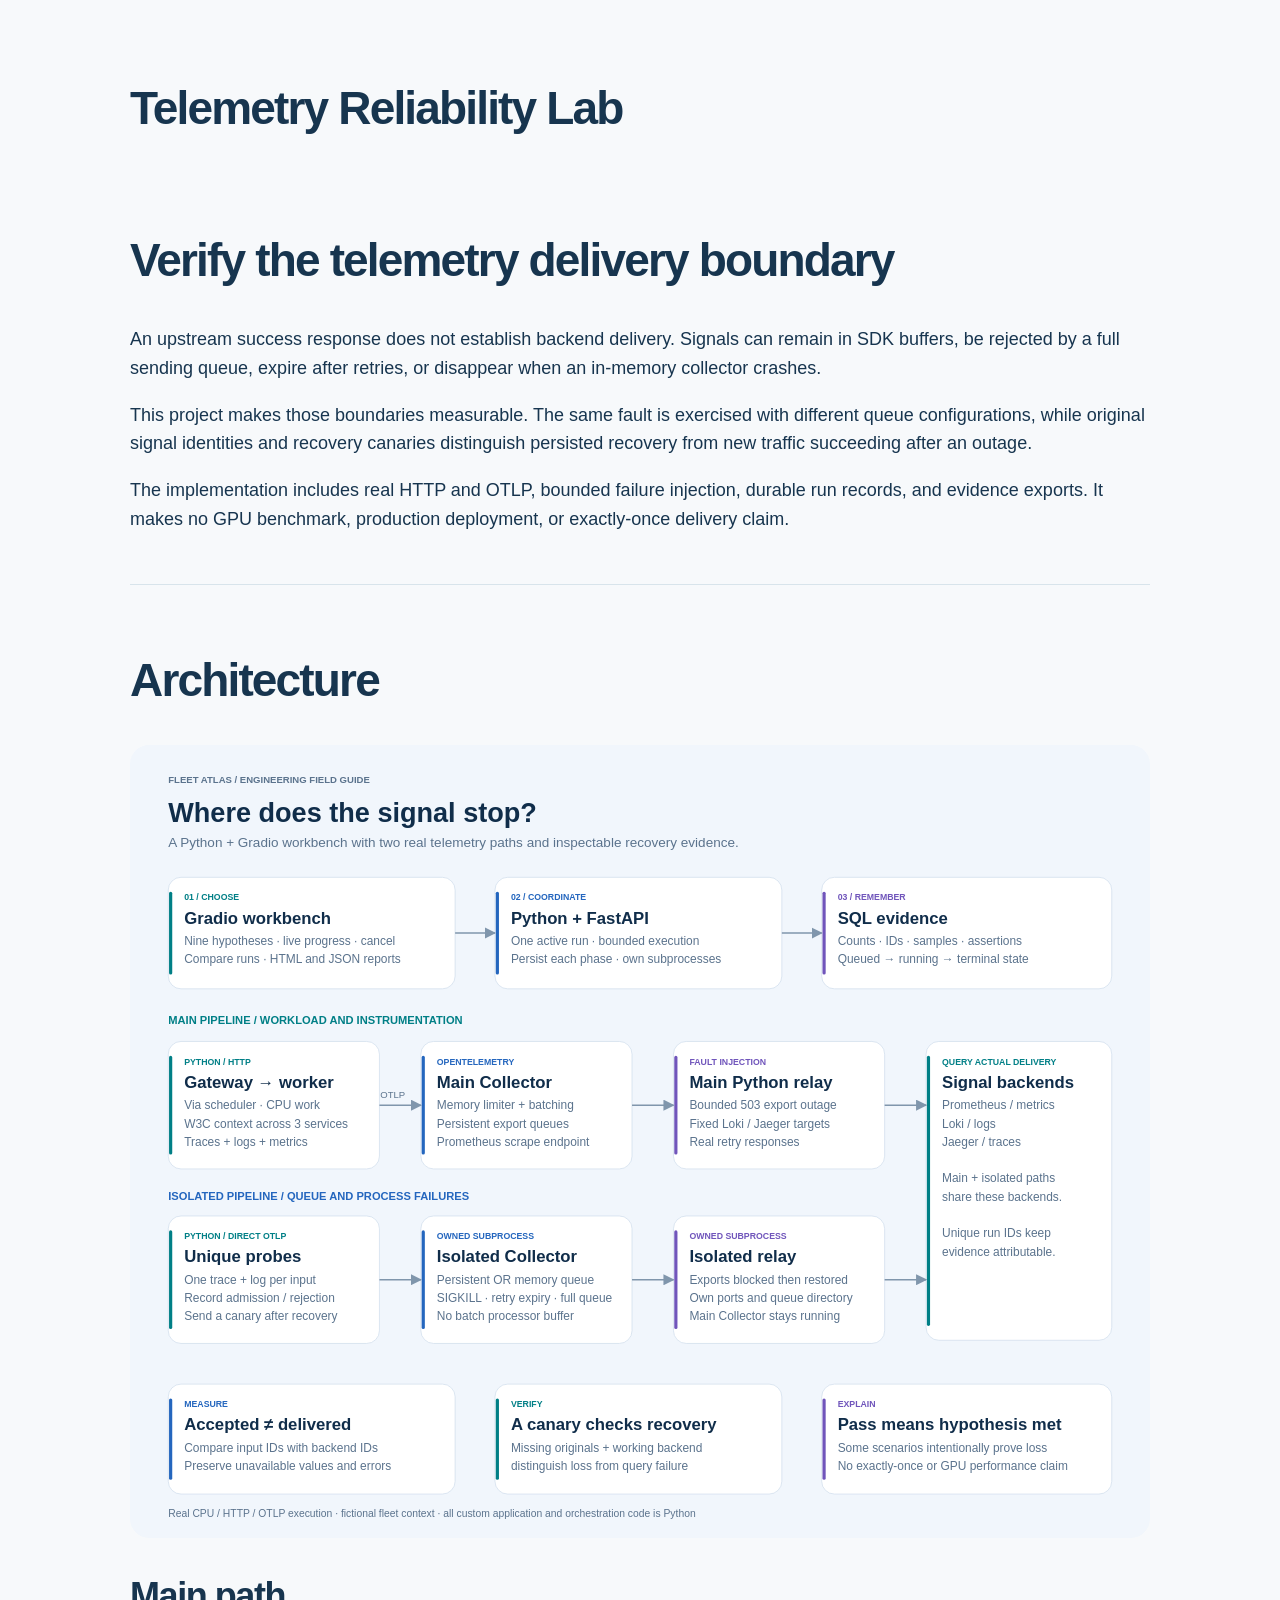
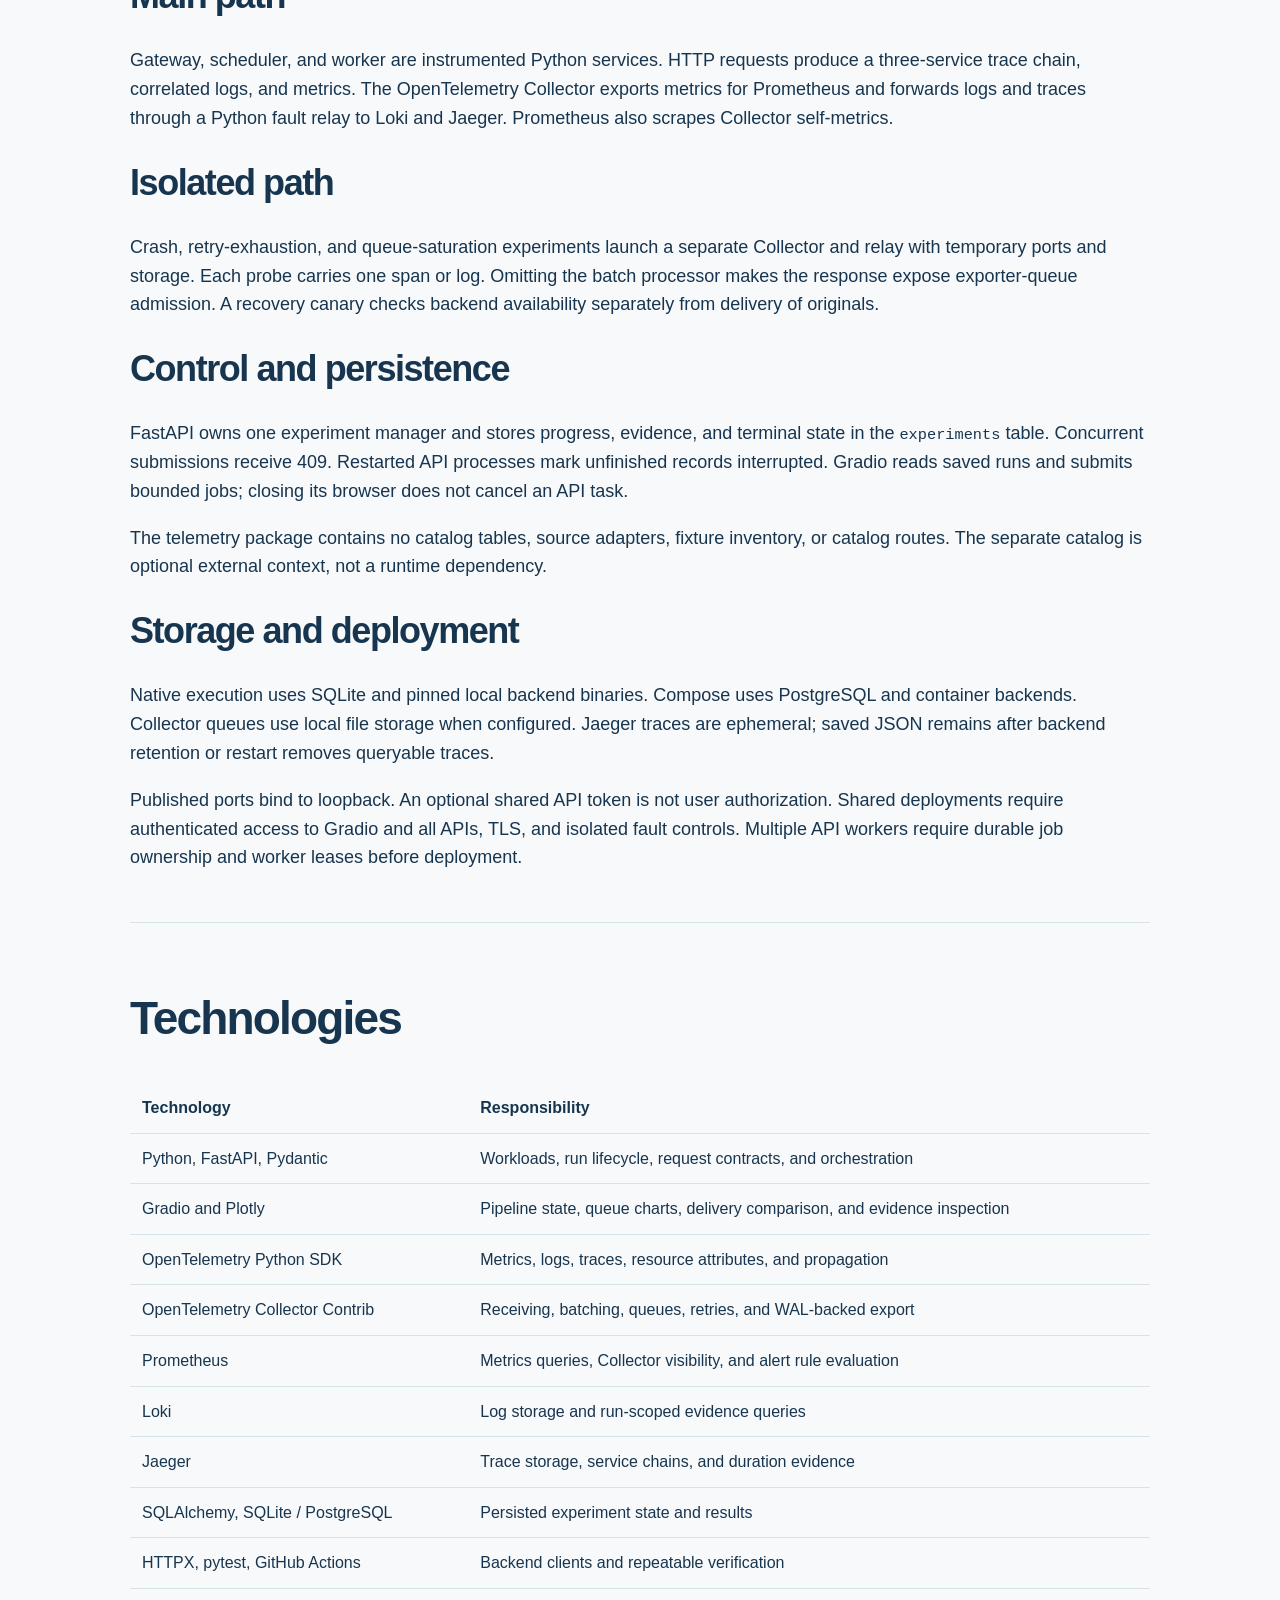
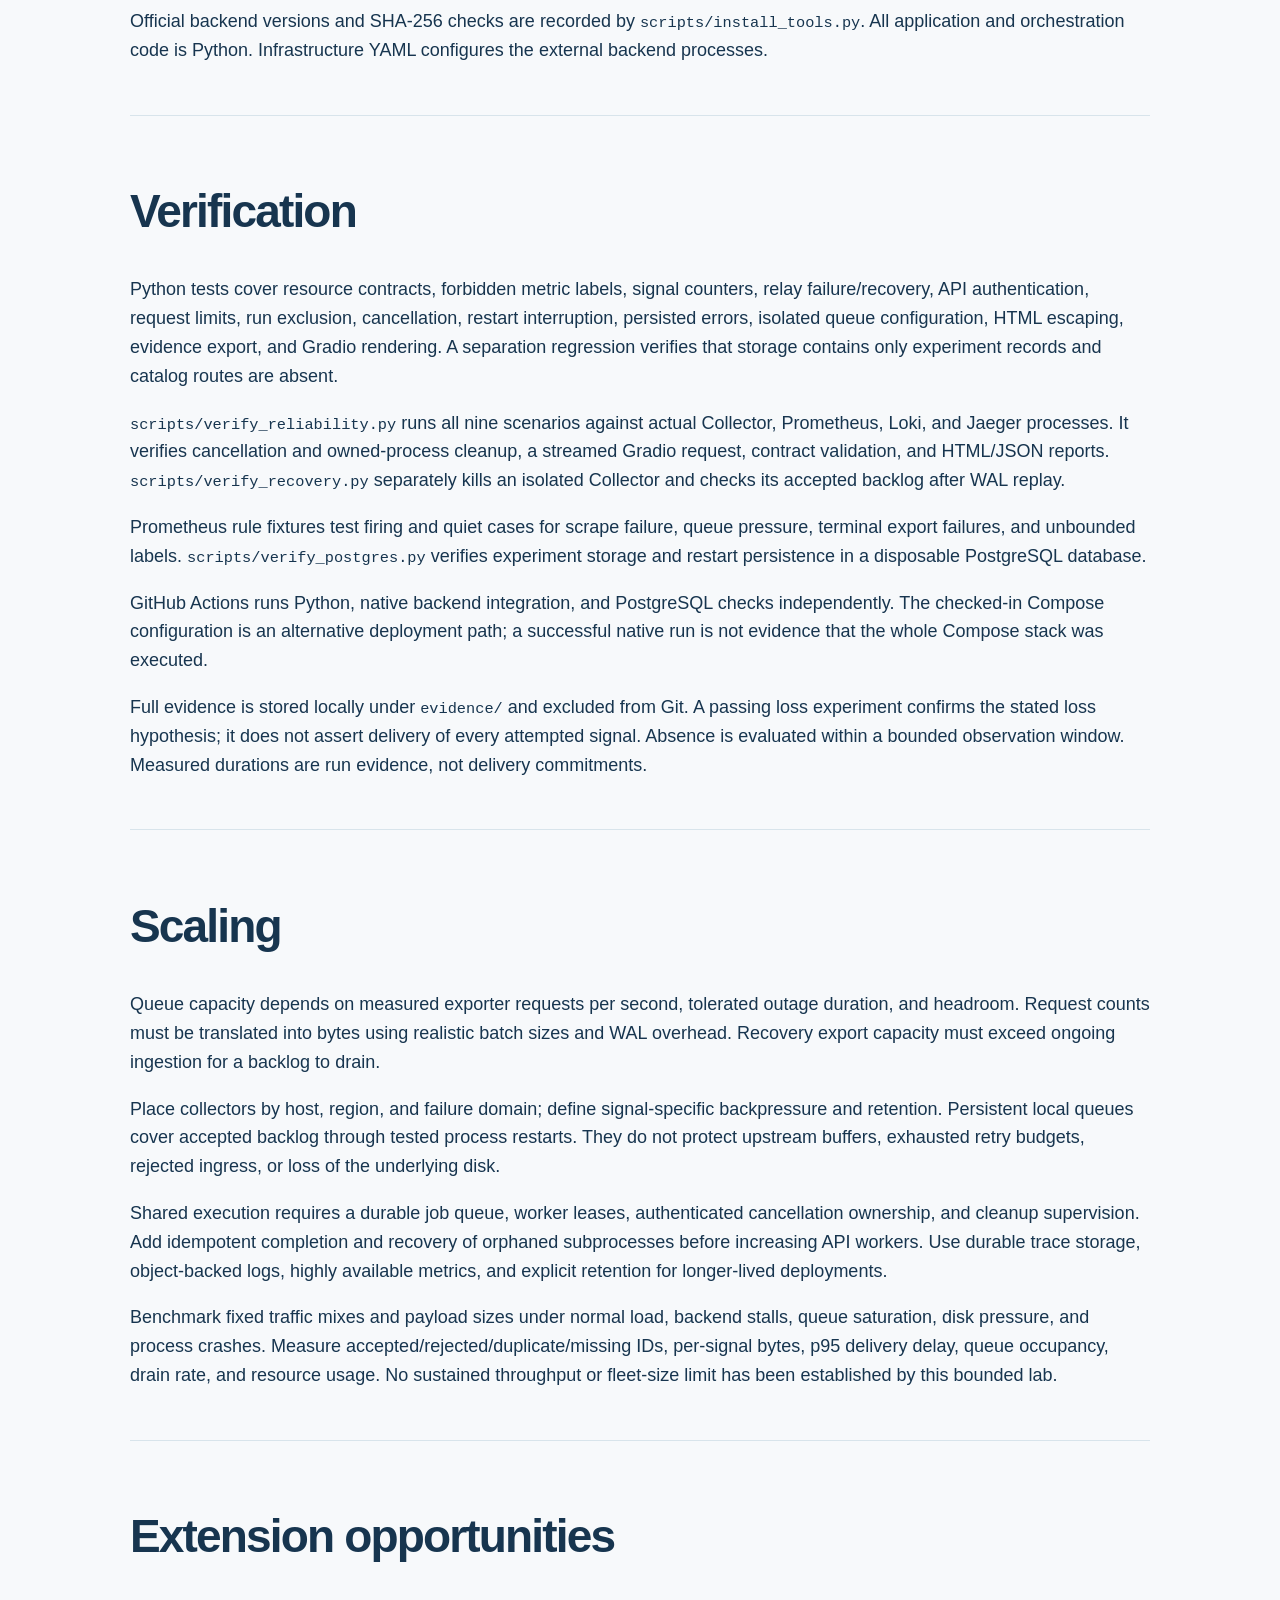
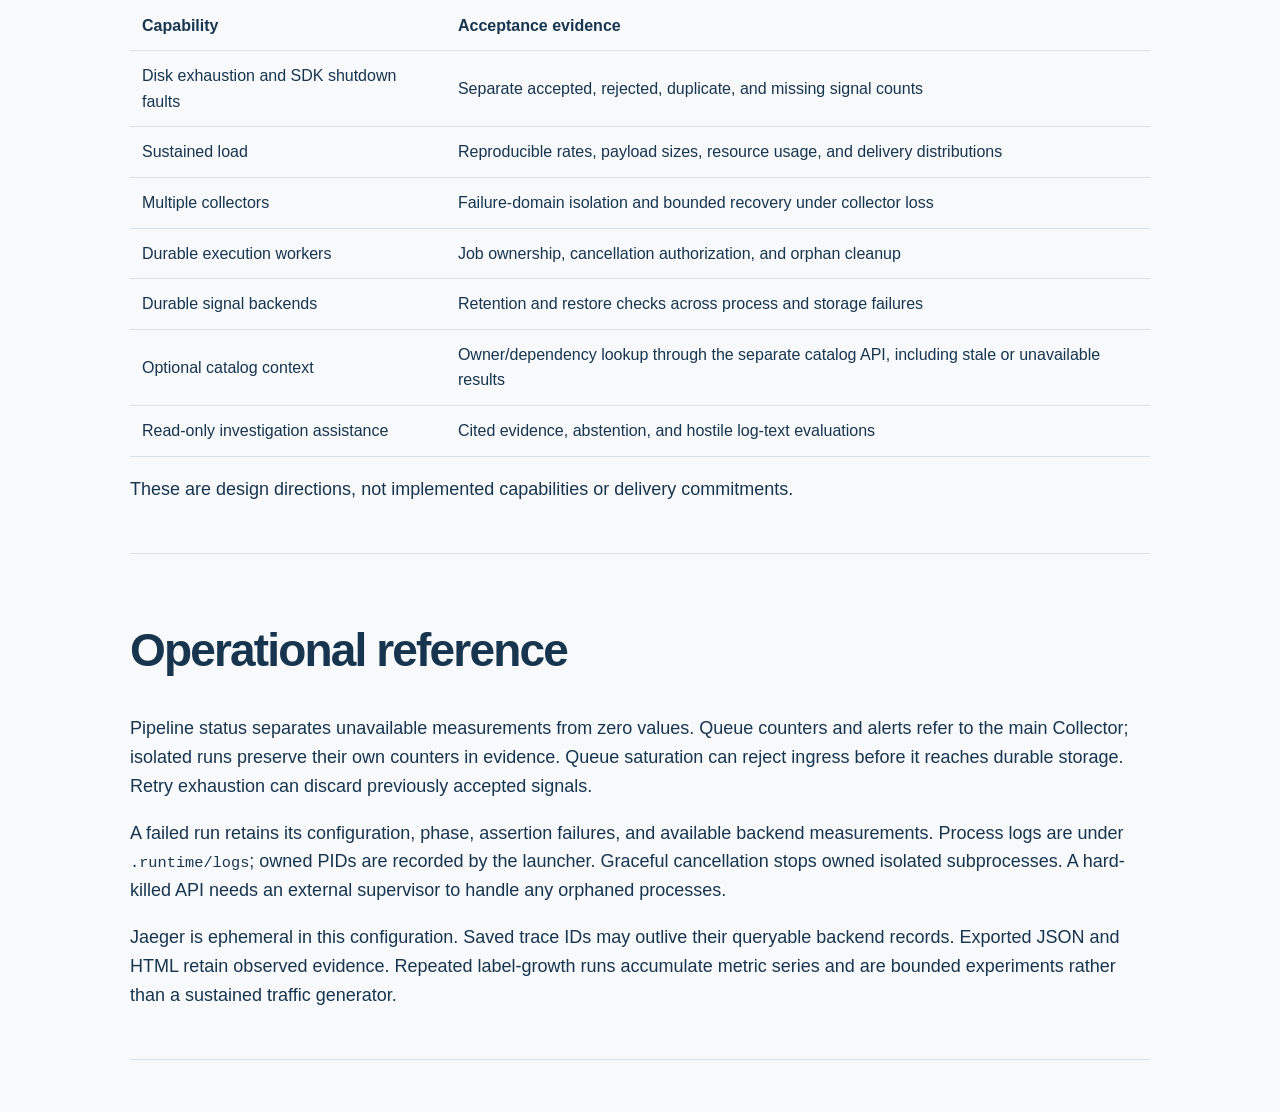
<file: docs/index.html>
<!doctype html><html lang="en"><head><meta charset="utf-8"><meta name="viewport" content="width=device-width,initial-scale=1"><title>Telemetry Reliability Lab — Technical Guide</title><style>
*{box-sizing:border-box}body{margin:0;color:#17354f;background:#f7f9fb;font:18px/1.6 Arial,sans-serif}
a{color:#007b80}h1,h2,h3{line-height:1.12;letter-spacing:-.04em}h1{font-size:46px}h2{font-size:36px}
main.guide{max-width:1100px;margin:auto;padding:52px 40px}article{padding:32px 0;border-bottom:1px solid #d8e4eb}
table{border-collapse:collapse;width:100%;font-size:16px}td,th{padding:12px;text-align:left;border-bottom:1px solid #d7e3eb}
svg{max-width:100%;height:auto}pre{white-space:pre-wrap;background:#edf2f6;padding:18px;border-radius:10px;font-size:14px}code{font-size:.85em}
.slide{display:none;min-height:100vh;padding:8vh 7vw 84px;position:relative;background:#f7f9fb}
.slide:target{display:flex;flex-direction:column}body:not(:has(.slide:target)) .slide:first-child{display:flex;flex-direction:column}
.slide h1{font-size:clamp(34px,4.5vw,64px);max-width:1060px;margin:14px 0 30px}
.slide .body{font-size:clamp(19px,2vw,28px);max-width:1080px}.slide .label{font-size:12px;font-weight:bold;letter-spacing:.16em;text-transform:uppercase;color:#00828a}
.slide:first-child,.slide:last-child{background:#102d4a;color:white}.slide:first-child .label,.slide:last-child .label{color:#80dcd7}
.slide:first-child a,.slide:last-child a{color:#a5eae4}.slide:first-child h1{margin-top:8vh;font-size:clamp(44px,6vw,86px)}
.slide footer{position:absolute;bottom:25px;left:7vw;right:7vw;display:flex;gap:24px;align-items:center;font-size:14px}.slide footer .author{margin-right:auto}
.flow{display:flex;align-items:stretch;gap:14px;margin:24px 0;flex-wrap:wrap}.box{border:1px solid #cddfe7;background:white;padding:22px;border-radius:12px;flex:1;min-width:190px;font-size:20px}.box strong{display:block;margin-bottom:12px;color:#007b80}.box small{font-size:16px;line-height:1.45;display:block}
@media(max-width:700px){.slide{padding:35px 25px 90px}.slide footer{left:25px;right:25px;gap:12px;font-size:12px}.slide h1{font-size:36px}.slide .body{font-size:21px}.slide footer .author{max-width:125px}.box{min-width:140px}main.guide{padding:25px}}
@media print{@page{size:landscape;margin:0}.slide,.slide:target,body:not(:has(.slide:target)) .slide:first-child{display:block;min-height:100vh;break-after:page}.slide footer{display:none}}
</style></head><body><main class="guide"><h1>Telemetry Reliability Lab</h1><article id="overview"><h1>Verify the telemetry delivery boundary</h1>
<p>An upstream success response does not establish backend delivery. Signals can remain in SDK buffers, be rejected by a full sending queue, expire after retries, or disappear when an in-memory collector crashes.</p>
<p>This project makes those boundaries measurable. The same fault is exercised with different queue configurations, while original signal identities and recovery canaries distinguish persisted recovery from new traffic succeeding after an outage.</p>
<p>The implementation includes real HTTP and OTLP, bounded failure injection, durable run records, and evidence exports. It makes no GPU benchmark, production deployment, or exactly-once delivery claim.</p></article><article id="architecture"><h1>Architecture</h1>
<p><svg xmlns="http://www.w3.org/2000/svg" viewBox="0 0 1280 995" role="img" aria-label="Where does the signal stop?"><defs><marker id="arrow" viewBox="0 0 10 10" refX="9" refY="5" markerWidth="7" markerHeight="7" orient="auto-start-reverse"><path d="M 0 0 L 10 5 L 0 10 z" fill="#8096ac"/></marker></defs><rect width="1280" height="995" rx="24" fill="#f1f6fc"/><text x="48" y="48" font-family="Arial, sans-serif" font-size="12" fill="#5b738d" font-weight="700">FLEET ATLAS  /  ENGINEERING FIELD GUIDE</text><text x="48" y="96" font-family="Arial, sans-serif" font-size="34" fill="#102d4a" font-weight="700">Where does the signal stop?</text><text x="48" y="128" font-family="Arial, sans-serif" font-size="17" fill="#5b738d" font-weight="400">A Python + Gradio workbench with two real telemetry paths and inspectable recovery evidence.</text><rect x="48" y="166" width="360" height="140" rx="16" fill="#fff" stroke="#d4e0ee"/><rect x="49" y="184" width="4" height="104" rx="2" fill="#007f86"/><text x="68" y="195" font-family="Arial, sans-serif" font-size="11" fill="#007f86" font-weight="700">01 / CHOOSE</text><text x="68" y="224" font-family="Arial, sans-serif" font-size="21" fill="#102d4a" font-weight="700">Gradio workbench</text><text x="68" y="251" font-family="Arial, sans-serif" font-size="15" fill="#5b738d" font-weight="400">Nine hypotheses · live progress · cancel</text><text x="68" y="274" font-family="Arial, sans-serif" font-size="15" fill="#5b738d" font-weight="400">Compare runs · HTML and JSON reports</text><rect x="458" y="166" width="360" height="140" rx="16" fill="#fff" stroke="#d4e0ee"/><rect x="459" y="184" width="4" height="104" rx="2" fill="#2466be"/><text x="478" y="195" font-family="Arial, sans-serif" font-size="11" fill="#2466be" font-weight="700">02 / COORDINATE</text><text x="478" y="224" font-family="Arial, sans-serif" font-size="21" fill="#102d4a" font-weight="700">Python + FastAPI</text><text x="478" y="251" font-family="Arial, sans-serif" font-size="15" fill="#5b738d" font-weight="400">One active run · bounded execution</text><text x="478" y="274" font-family="Arial, sans-serif" font-size="15" fill="#5b738d" font-weight="400">Persist each phase · own subprocesses</text><rect x="868" y="166" width="364" height="140" rx="16" fill="#fff" stroke="#d4e0ee"/><rect x="869" y="184" width="4" height="104" rx="2" fill="#7055bb"/><text x="888" y="195" font-family="Arial, sans-serif" font-size="11" fill="#7055bb" font-weight="700">03 / REMEMBER</text><text x="888" y="224" font-family="Arial, sans-serif" font-size="21" fill="#102d4a" font-weight="700">SQL evidence</text><text x="888" y="251" font-family="Arial, sans-serif" font-size="15" fill="#5b738d" font-weight="400">Counts · IDs · samples · assertions</text><text x="888" y="274" font-family="Arial, sans-serif" font-size="15" fill="#5b738d" font-weight="400">Queued → running → terminal state</text><path d="M408 236 L458 236" fill="none" stroke="#8096ac" stroke-width="2" marker-end="url(#arrow)"/><path d="M818 236 L868 236" fill="none" stroke="#8096ac" stroke-width="2" marker-end="url(#arrow)"/><text x="48" y="350" font-family="Arial, sans-serif" font-size="14" fill="#007f86" font-weight="700">MAIN PIPELINE / WORKLOAD AND INSTRUMENTATION</text><rect x="48" y="372" width="265" height="160" rx="16" fill="#fff" stroke="#d4e0ee"/><rect x="49" y="390" width="4" height="124" rx="2" fill="#007f86"/><text x="68" y="401" font-family="Arial, sans-serif" font-size="11" fill="#007f86" font-weight="700">PYTHON / HTTP</text><text x="68" y="430" font-family="Arial, sans-serif" font-size="21" fill="#102d4a" font-weight="700">Gateway → worker</text><text x="68" y="457" font-family="Arial, sans-serif" font-size="15" fill="#5b738d" font-weight="400">Via scheduler · CPU work</text><text x="68" y="480" font-family="Arial, sans-serif" font-size="15" fill="#5b738d" font-weight="400">W3C context across 3 services</text><text x="68" y="503" font-family="Arial, sans-serif" font-size="15" fill="#5b738d" font-weight="400">Traces + logs + metrics</text><rect x="365" y="372" width="265" height="160" rx="16" fill="#fff" stroke="#d4e0ee"/><rect x="366" y="390" width="4" height="124" rx="2" fill="#2466be"/><text x="385" y="401" font-family="Arial, sans-serif" font-size="11" fill="#2466be" font-weight="700">OPENTELEMETRY</text><text x="385" y="430" font-family="Arial, sans-serif" font-size="21" fill="#102d4a" font-weight="700">Main Collector</text><text x="385" y="457" font-family="Arial, sans-serif" font-size="15" fill="#5b738d" font-weight="400">Memory limiter + batching</text><text x="385" y="480" font-family="Arial, sans-serif" font-size="15" fill="#5b738d" font-weight="400">Persistent export queues</text><text x="385" y="503" font-family="Arial, sans-serif" font-size="15" fill="#5b738d" font-weight="400">Prometheus scrape endpoint</text><rect x="682" y="372" width="265" height="160" rx="16" fill="#fff" stroke="#d4e0ee"/><rect x="683" y="390" width="4" height="124" rx="2" fill="#7055bb"/><text x="702" y="401" font-family="Arial, sans-serif" font-size="11" fill="#7055bb" font-weight="700">FAULT INJECTION</text><text x="702" y="430" font-family="Arial, sans-serif" font-size="21" fill="#102d4a" font-weight="700">Main Python relay</text><text x="702" y="457" font-family="Arial, sans-serif" font-size="15" fill="#5b738d" font-weight="400">Bounded 503 export outage</text><text x="702" y="480" font-family="Arial, sans-serif" font-size="15" fill="#5b738d" font-weight="400">Fixed Loki / Jaeger targets</text><text x="702" y="503" font-family="Arial, sans-serif" font-size="15" fill="#5b738d" font-weight="400">Real retry responses</text><rect x="999" y="372" width="233" height="375" rx="16" fill="#fff" stroke="#d4e0ee"/><rect x="1000" y="390" width="4" height="339" rx="2" fill="#007f86"/><text x="1019" y="401" font-family="Arial, sans-serif" font-size="11" fill="#007f86" font-weight="700">QUERY ACTUAL DELIVERY</text><text x="1019" y="430" font-family="Arial, sans-serif" font-size="21" fill="#102d4a" font-weight="700">Signal backends</text><text x="1019" y="457" font-family="Arial, sans-serif" font-size="15" fill="#5b738d" font-weight="400">Prometheus / metrics</text><text x="1019" y="480" font-family="Arial, sans-serif" font-size="15" fill="#5b738d" font-weight="400">Loki / logs</text><text x="1019" y="503" font-family="Arial, sans-serif" font-size="15" fill="#5b738d" font-weight="400">Jaeger / traces</text><text x="1019" y="526" font-family="Arial, sans-serif" font-size="15" fill="#5b738d" font-weight="400"></text><text x="1019" y="549" font-family="Arial, sans-serif" font-size="15" fill="#5b738d" font-weight="400">Main + isolated paths</text><text x="1019" y="572" font-family="Arial, sans-serif" font-size="15" fill="#5b738d" font-weight="400">share these backends.</text><text x="1019" y="595" font-family="Arial, sans-serif" font-size="15" fill="#5b738d" font-weight="400"></text><text x="1019" y="618" font-family="Arial, sans-serif" font-size="15" fill="#5b738d" font-weight="400">Unique run IDs keep</text><text x="1019" y="641" font-family="Arial, sans-serif" font-size="15" fill="#5b738d" font-weight="400">evidence attributable.</text><path d="M313 452 L365 452" fill="none" stroke="#8096ac" stroke-width="2" marker-end="url(#arrow)"/><text x="314.0" y="443.0" font-family="Arial, sans-serif" font-size="12" fill="#5b738d" font-weight="400">OTLP</text><path d="M630 452 L682 452" fill="none" stroke="#8096ac" stroke-width="2" marker-end="url(#arrow)"/><path d="M947 452 L999 452" fill="none" stroke="#8096ac" stroke-width="2" marker-end="url(#arrow)"/><text x="48" y="571" font-family="Arial, sans-serif" font-size="14" fill="#2466be" font-weight="700">ISOLATED PIPELINE / QUEUE AND PROCESS FAILURES</text><rect x="48" y="591" width="265" height="160" rx="16" fill="#fff" stroke="#d4e0ee"/><rect x="49" y="609" width="4" height="124" rx="2" fill="#007f86"/><text x="68" y="620" font-family="Arial, sans-serif" font-size="11" fill="#007f86" font-weight="700">PYTHON / DIRECT OTLP</text><text x="68" y="649" font-family="Arial, sans-serif" font-size="21" fill="#102d4a" font-weight="700">Unique probes</text><text x="68" y="676" font-family="Arial, sans-serif" font-size="15" fill="#5b738d" font-weight="400">One trace + log per input</text><text x="68" y="699" font-family="Arial, sans-serif" font-size="15" fill="#5b738d" font-weight="400">Record admission / rejection</text><text x="68" y="722" font-family="Arial, sans-serif" font-size="15" fill="#5b738d" font-weight="400">Send a canary after recovery</text><rect x="365" y="591" width="265" height="160" rx="16" fill="#fff" stroke="#d4e0ee"/><rect x="366" y="609" width="4" height="124" rx="2" fill="#2466be"/><text x="385" y="620" font-family="Arial, sans-serif" font-size="11" fill="#2466be" font-weight="700">OWNED SUBPROCESS</text><text x="385" y="649" font-family="Arial, sans-serif" font-size="21" fill="#102d4a" font-weight="700">Isolated Collector</text><text x="385" y="676" font-family="Arial, sans-serif" font-size="15" fill="#5b738d" font-weight="400">Persistent OR memory queue</text><text x="385" y="699" font-family="Arial, sans-serif" font-size="15" fill="#5b738d" font-weight="400">SIGKILL · retry expiry · full queue</text><text x="385" y="722" font-family="Arial, sans-serif" font-size="15" fill="#5b738d" font-weight="400">No batch processor buffer</text><rect x="682" y="591" width="265" height="160" rx="16" fill="#fff" stroke="#d4e0ee"/><rect x="683" y="609" width="4" height="124" rx="2" fill="#7055bb"/><text x="702" y="620" font-family="Arial, sans-serif" font-size="11" fill="#7055bb" font-weight="700">OWNED SUBPROCESS</text><text x="702" y="649" font-family="Arial, sans-serif" font-size="21" fill="#102d4a" font-weight="700">Isolated relay</text><text x="702" y="676" font-family="Arial, sans-serif" font-size="15" fill="#5b738d" font-weight="400">Exports blocked then restored</text><text x="702" y="699" font-family="Arial, sans-serif" font-size="15" fill="#5b738d" font-weight="400">Own ports and queue directory</text><text x="702" y="722" font-family="Arial, sans-serif" font-size="15" fill="#5b738d" font-weight="400">Main Collector stays running</text><path d="M313 671 L365 671" fill="none" stroke="#8096ac" stroke-width="2" marker-end="url(#arrow)"/><path d="M630 671 L682 671" fill="none" stroke="#8096ac" stroke-width="2" marker-end="url(#arrow)"/><path d="M947 671 L999 671" fill="none" stroke="#8096ac" stroke-width="2" marker-end="url(#arrow)"/><rect x="48" y="802" width="360" height="138" rx="16" fill="#fff" stroke="#d4e0ee"/><rect x="49" y="820" width="4" height="102" rx="2" fill="#2466be"/><text x="68" y="831" font-family="Arial, sans-serif" font-size="11" fill="#2466be" font-weight="700">MEASURE</text><text x="68" y="860" font-family="Arial, sans-serif" font-size="21" fill="#102d4a" font-weight="700">Accepted ≠ delivered</text><text x="68" y="887" font-family="Arial, sans-serif" font-size="15" fill="#5b738d" font-weight="400">Compare input IDs with backend IDs</text><text x="68" y="910" font-family="Arial, sans-serif" font-size="15" fill="#5b738d" font-weight="400">Preserve unavailable values and errors</text><rect x="458" y="802" width="360" height="138" rx="16" fill="#fff" stroke="#d4e0ee"/><rect x="459" y="820" width="4" height="102" rx="2" fill="#007f86"/><text x="478" y="831" font-family="Arial, sans-serif" font-size="11" fill="#007f86" font-weight="700">VERIFY</text><text x="478" y="860" font-family="Arial, sans-serif" font-size="21" fill="#102d4a" font-weight="700">A canary checks recovery</text><text x="478" y="887" font-family="Arial, sans-serif" font-size="15" fill="#5b738d" font-weight="400">Missing originals + working backend</text><text x="478" y="910" font-family="Arial, sans-serif" font-size="15" fill="#5b738d" font-weight="400">distinguish loss from query failure</text><rect x="868" y="802" width="364" height="138" rx="16" fill="#fff" stroke="#d4e0ee"/><rect x="869" y="820" width="4" height="102" rx="2" fill="#7055bb"/><text x="888" y="831" font-family="Arial, sans-serif" font-size="11" fill="#7055bb" font-weight="700">EXPLAIN</text><text x="888" y="860" font-family="Arial, sans-serif" font-size="21" fill="#102d4a" font-weight="700">Pass means hypothesis met</text><text x="888" y="887" font-family="Arial, sans-serif" font-size="15" fill="#5b738d" font-weight="400">Some scenarios intentionally prove loss</text><text x="888" y="910" font-family="Arial, sans-serif" font-size="15" fill="#5b738d" font-weight="400">No exactly-once or GPU performance claim</text><text x="48" y="969" font-family="Arial, sans-serif" font-size="13" fill="#5b738d" font-weight="400">Real CPU / HTTP / OTLP execution · fictional fleet context · all custom application and orchestration code is Python</text></svg></p>
<h2>Main path</h2>
<p>Gateway, scheduler, and worker are instrumented Python services. HTTP requests produce a three-service trace chain, correlated logs, and metrics. The OpenTelemetry Collector exports metrics for Prometheus and forwards logs and traces through a Python fault relay to Loki and Jaeger. Prometheus also scrapes Collector self-metrics.</p>
<h2>Isolated path</h2>
<p>Crash, retry-exhaustion, and queue-saturation experiments launch a separate Collector and relay with temporary ports and storage. Each probe carries one span or log. Omitting the batch processor makes the response expose exporter-queue admission. A recovery canary checks backend availability separately from delivery of originals.</p>
<h2>Control and persistence</h2>
<p>FastAPI owns one experiment manager and stores progress, evidence, and terminal state in the <code>experiments</code> table. Concurrent submissions receive 409. Restarted API processes mark unfinished records interrupted. Gradio reads saved runs and submits bounded jobs; closing its browser does not cancel an API task.</p>
<p>The telemetry package contains no catalog tables, source adapters, fixture inventory, or catalog routes. The separate catalog is optional external context, not a runtime dependency.</p>
<h2>Storage and deployment</h2>
<p>Native execution uses SQLite and pinned local backend binaries. Compose uses PostgreSQL and container backends. Collector queues use local file storage when configured. Jaeger traces are ephemeral; saved JSON remains after backend retention or restart removes queryable traces.</p>
<p>Published ports bind to loopback. An optional shared API token is not user authorization. Shared deployments require authenticated access to Gradio and all APIs, TLS, and isolated fault controls. Multiple API workers require durable job ownership and worker leases before deployment.</p></article><article id="technologies"><h1>Technologies</h1>
<table>
<thead>
<tr>
<th>Technology</th>
<th>Responsibility</th>
</tr>
</thead>
<tbody>
<tr>
<td>Python, FastAPI, Pydantic</td>
<td>Workloads, run lifecycle, request contracts, and orchestration</td>
</tr>
<tr>
<td>Gradio and Plotly</td>
<td>Pipeline state, queue charts, delivery comparison, and evidence inspection</td>
</tr>
<tr>
<td>OpenTelemetry Python SDK</td>
<td>Metrics, logs, traces, resource attributes, and propagation</td>
</tr>
<tr>
<td>OpenTelemetry Collector Contrib</td>
<td>Receiving, batching, queues, retries, and WAL-backed export</td>
</tr>
<tr>
<td>Prometheus</td>
<td>Metrics queries, Collector visibility, and alert rule evaluation</td>
</tr>
<tr>
<td>Loki</td>
<td>Log storage and run-scoped evidence queries</td>
</tr>
<tr>
<td>Jaeger</td>
<td>Trace storage, service chains, and duration evidence</td>
</tr>
<tr>
<td>SQLAlchemy, SQLite / PostgreSQL</td>
<td>Persisted experiment state and results</td>
</tr>
<tr>
<td>HTTPX, pytest, GitHub Actions</td>
<td>Backend clients and repeatable verification</td>
</tr>
</tbody>
</table>
<p>Official backend versions and SHA-256 checks are recorded by <code>scripts/install_tools.py</code>. All application and orchestration code is Python. Infrastructure YAML configures the external backend processes.</p></article><article id="testing"><h1>Verification</h1>
<p>Python tests cover resource contracts, forbidden metric labels, signal counters, relay failure/recovery, API authentication, request limits, run exclusion, cancellation, restart interruption, persisted errors, isolated queue configuration, HTML escaping, evidence export, and Gradio rendering. A separation regression verifies that storage contains only experiment records and catalog routes are absent.</p>
<p><code>scripts/verify_reliability.py</code> runs all nine scenarios against actual Collector, Prometheus, Loki, and Jaeger processes. It verifies cancellation and owned-process cleanup, a streamed Gradio request, contract validation, and HTML/JSON reports. <code>scripts/verify_recovery.py</code> separately kills an isolated Collector and checks its accepted backlog after WAL replay.</p>
<p>Prometheus rule fixtures test firing and quiet cases for scrape failure, queue pressure, terminal export failures, and unbounded labels. <code>scripts/verify_postgres.py</code> verifies experiment storage and restart persistence in a disposable PostgreSQL database.</p>
<p>GitHub Actions runs Python, native backend integration, and PostgreSQL checks independently. The checked-in Compose configuration is an alternative deployment path; a successful native run is not evidence that the whole Compose stack was executed.</p>
<p>Full evidence is stored locally under <code>evidence/</code> and excluded from Git. A passing loss experiment confirms the stated loss hypothesis; it does not assert delivery of every attempted signal. Absence is evaluated within a bounded observation window. Measured durations are run evidence, not delivery commitments.</p></article><article id="scaling"><h1>Scaling</h1>
<p>Queue capacity depends on measured exporter requests per second, tolerated outage duration, and headroom. Request counts must be translated into bytes using realistic batch sizes and WAL overhead. Recovery export capacity must exceed ongoing ingestion for a backlog to drain.</p>
<p>Place collectors by host, region, and failure domain; define signal-specific backpressure and retention. Persistent local queues cover accepted backlog through tested process restarts. They do not protect upstream buffers, exhausted retry budgets, rejected ingress, or loss of the underlying disk.</p>
<p>Shared execution requires a durable job queue, worker leases, authenticated cancellation ownership, and cleanup supervision. Add idempotent completion and recovery of orphaned subprocesses before increasing API workers. Use durable trace storage, object-backed logs, highly available metrics, and explicit retention for longer-lived deployments.</p>
<p>Benchmark fixed traffic mixes and payload sizes under normal load, backend stalls, queue saturation, disk pressure, and process crashes. Measure accepted/rejected/duplicate/missing IDs, per-signal bytes, p95 delivery delay, queue occupancy, drain rate, and resource usage. No sustained throughput or fleet-size limit has been established by this bounded lab.</p></article><article id="extensions"><h1>Extension opportunities</h1>
<table>
<thead>
<tr>
<th>Capability</th>
<th>Acceptance evidence</th>
</tr>
</thead>
<tbody>
<tr>
<td>Disk exhaustion and SDK shutdown faults</td>
<td>Separate accepted, rejected, duplicate, and missing signal counts</td>
</tr>
<tr>
<td>Sustained load</td>
<td>Reproducible rates, payload sizes, resource usage, and delivery distributions</td>
</tr>
<tr>
<td>Multiple collectors</td>
<td>Failure-domain isolation and bounded recovery under collector loss</td>
</tr>
<tr>
<td>Durable execution workers</td>
<td>Job ownership, cancellation authorization, and orphan cleanup</td>
</tr>
<tr>
<td>Durable signal backends</td>
<td>Retention and restore checks across process and storage failures</td>
</tr>
<tr>
<td>Optional catalog context</td>
<td>Owner/dependency lookup through the separate catalog API, including stale or unavailable results</td>
</tr>
<tr>
<td>Read-only investigation assistance</td>
<td>Cited evidence, abstention, and hostile log-text evaluations</td>
</tr>
</tbody>
</table>
<p>These are design directions, not implemented capabilities or delivery commitments.</p></article><article id="runbooks"><h1>Operational reference</h1>
<p>Pipeline status separates unavailable measurements from zero values. Queue counters and alerts refer to the main Collector; isolated runs preserve their own counters in evidence. Queue saturation can reject ingress before it reaches durable storage. Retry exhaustion can discard previously accepted signals.</p>
<p>A failed run retains its configuration, phase, assertion failures, and available backend measurements. Process logs are under <code>.runtime/logs</code>; owned PIDs are recorded by the launcher. Graceful cancellation stops owned isolated subprocesses. A hard-killed API needs an external supervisor to handle any orphaned processes.</p>
<p>Jaeger is ephemeral in this configuration. Saved trace IDs may outlive their queryable backend records. Exported JSON and HTML retain observed evidence. Repeated label-growth runs accumulate metric series and are bounded experiments rather than a sustained traffic generator.</p></article></main></body></html>
</file>
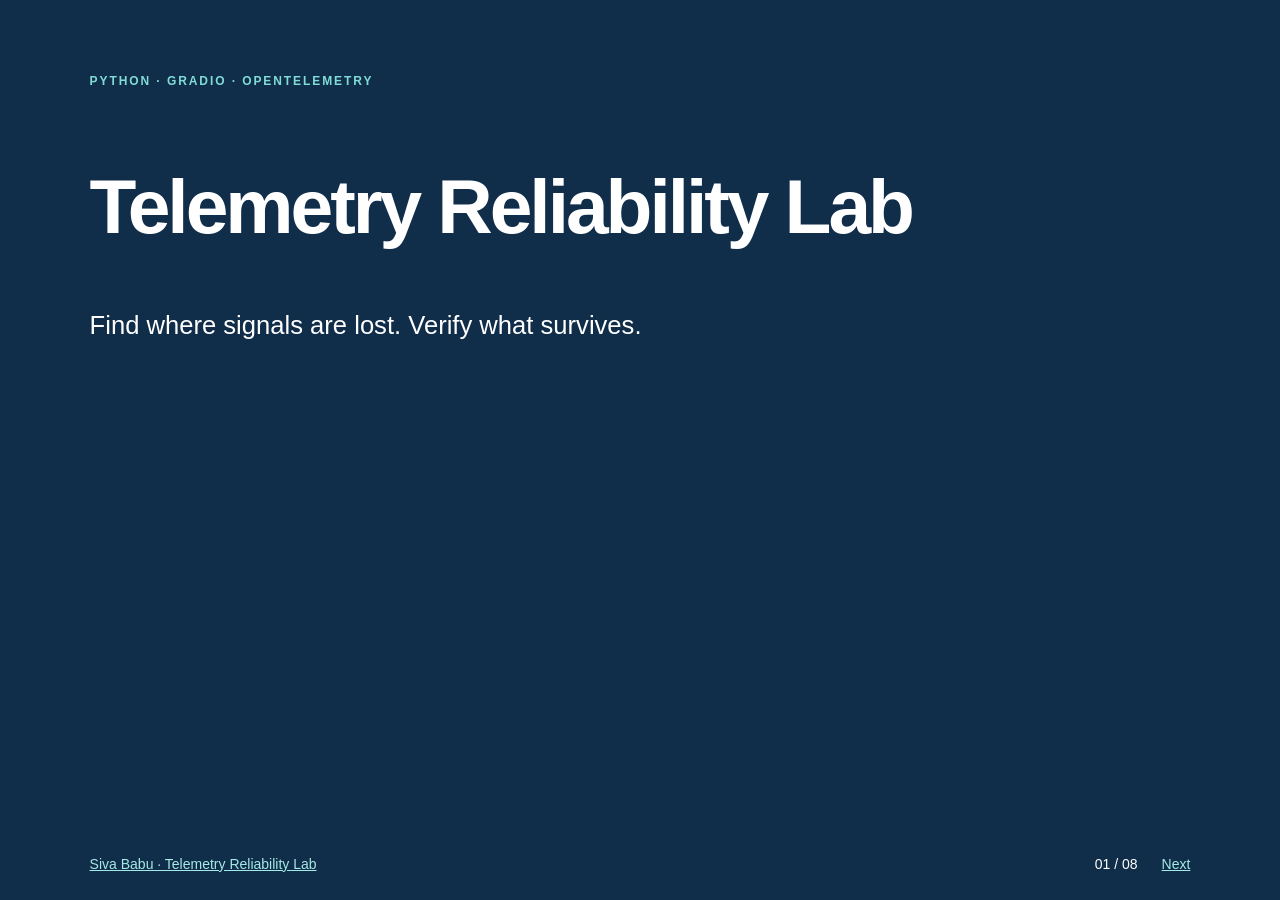
<file: docs/keynote.html>
<!doctype html><html lang="en"><head><meta charset="utf-8"><meta name="viewport" content="width=device-width,initial-scale=1"><title>Telemetry Reliability Lab — Technical Overview</title><style>
*{box-sizing:border-box}body{margin:0;color:#17354f;background:#f7f9fb;font:18px/1.6 Arial,sans-serif}
a{color:#007b80}h1,h2,h3{line-height:1.12;letter-spacing:-.04em}h1{font-size:46px}h2{font-size:36px}
main.guide{max-width:1100px;margin:auto;padding:52px 40px}article{padding:32px 0;border-bottom:1px solid #d8e4eb}
table{border-collapse:collapse;width:100%;font-size:16px}td,th{padding:12px;text-align:left;border-bottom:1px solid #d7e3eb}
svg{max-width:100%;height:auto}pre{white-space:pre-wrap;background:#edf2f6;padding:18px;border-radius:10px;font-size:14px}code{font-size:.85em}
.slide{display:none;min-height:100vh;padding:8vh 7vw 84px;position:relative;background:#f7f9fb}
.slide:target{display:flex;flex-direction:column}body:not(:has(.slide:target)) .slide:first-child{display:flex;flex-direction:column}
.slide h1{font-size:clamp(34px,4.5vw,64px);max-width:1060px;margin:14px 0 30px}
.slide .body{font-size:clamp(19px,2vw,28px);max-width:1080px}.slide .label{font-size:12px;font-weight:bold;letter-spacing:.16em;text-transform:uppercase;color:#00828a}
.slide:first-child,.slide:last-child{background:#102d4a;color:white}.slide:first-child .label,.slide:last-child .label{color:#80dcd7}
.slide:first-child a,.slide:last-child a{color:#a5eae4}.slide:first-child h1{margin-top:8vh;font-size:clamp(44px,6vw,86px)}
.slide footer{position:absolute;bottom:25px;left:7vw;right:7vw;display:flex;gap:24px;align-items:center;font-size:14px}.slide footer .author{margin-right:auto}
.flow{display:flex;align-items:stretch;gap:14px;margin:24px 0;flex-wrap:wrap}.box{border:1px solid #cddfe7;background:white;padding:22px;border-radius:12px;flex:1;min-width:190px;font-size:20px}.box strong{display:block;margin-bottom:12px;color:#007b80}.box small{font-size:16px;line-height:1.45;display:block}
@media(max-width:700px){.slide{padding:35px 25px 90px}.slide footer{left:25px;right:25px;gap:12px;font-size:12px}.slide h1{font-size:36px}.slide .body{font-size:21px}.slide footer .author{max-width:125px}.box{min-width:140px}main.guide{padding:25px}}
@media print{@page{size:landscape;margin:0}.slide,.slide:target,body:not(:has(.slide:target)) .slide:first-child{display:block;min-height:100vh;break-after:page}.slide footer{display:none}}
</style></head><body><main aria-label="Technical overview"><section class="slide" id="s01" aria-label="Slide 1: Telemetry Reliability Lab"><div class="label">Python · Gradio · OpenTelemetry</div><h1>Telemetry Reliability Lab</h1><div class="body"><p>Find where signals are lost. Verify what survives.</p></div><footer><a class="author" href="https://github.com/sivalinb/fleet-telemetry-lab">Siva Babu · Telemetry Reliability Lab</a><span>01 / 08</span><a href="#s02">Next</a></footer></section><section class="slide" id="s02" aria-label="Slide 2: Acceptance is one boundary"><div class="label">The problem</div><h1>Acceptance is one boundary</h1><div class="body"><p>SDK buffers, queue admission, retry limits, collector crashes, and backend indexing each affect delivery. A success response upstream does not establish an end-to-end result.</p></div><footer><a class="author" href="https://github.com/sivalinb/fleet-telemetry-lab">Siva Babu · Telemetry Reliability Lab</a><a href="#s01">Back</a><span>02 / 08</span><a href="#s03">Next</a></footer></section><section class="slide" id="s03" aria-label="Slide 3: Two execution paths"><div class="label">Architecture</div><h1>Two execution paths</h1><div class="body"><div class="flow"><div class="box"><strong>Workload</strong><small>Gateway → scheduler → worker. Traces, logs, and metrics.</small></div><div class="box"><strong>Collector</strong><small>Batches, export queues, retries, and optional persistent storage.</small></div><div class="box"><strong>Backends</strong><small>Prometheus metrics. Loki logs. Jaeger traces.</small></div><div class="box"><strong>Run evidence</strong><small>Isolated probes and a fault relay record admission, loss, and recovery.</small></div></div></div><footer><a class="author" href="https://github.com/sivalinb/fleet-telemetry-lab">Siva Babu · Telemetry Reliability Lab</a><a href="#s02">Back</a><span>03 / 08</span><a href="#s04">Next</a></footer></section><section class="slide" id="s04" aria-label="Slide 4: A controlled failure, a measured result"><div class="label">Evidence model</div><h1>A controlled failure, a measured result</h1><div class="body"><p>Each experiment stores its hypothesis, signal identities, queue observations, backend queries, and assertions. A fresh recovery canary distinguishes backend health from recovery of the original backlog.</p></div><footer><a class="author" href="https://github.com/sivalinb/fleet-telemetry-lab">Siva Babu · Telemetry Reliability Lab</a><a href="#s03">Back</a><span>04 / 08</span><a href="#s05">Next</a></footer></section><section class="slide" id="s05" aria-label="Slide 5: Persistent storage has limits"><div class="label">Recorded observations</div><h1>Persistent storage has limits</h1><div class="body"><p>The recorded persistent crash recovered 12/12 traces and 12/12 logs. Memory-only crash and retry exhaustion recovered 0/12 originals of each signal; new canaries arrived. Saturation recovered the 4/12 signals admitted per queue.</p></div><footer><a class="author" href="https://github.com/sivalinb/fleet-telemetry-lab">Siva Babu · Telemetry Reliability Lab</a><a href="#s04">Back</a><span>05 / 08</span><a href="#s06">Next</a></footer></section><section class="slide" id="s06" aria-label="Slide 6: Nine tested boundaries"><div class="label">Coverage</div><h1>Nine tested boundaries</h1><div class="body"><p>Baseline delivery · Cardinality growth · Instrumentation gate · Slow worker · Backend outage · Persistent crash · In-memory crash · Retry exhaustion · Queue saturation</p></div><footer><a class="author" href="https://github.com/sivalinb/fleet-telemetry-lab">Siva Babu · Telemetry Reliability Lab</a><a href="#s05">Back</a><span>06 / 08</span><a href="#s07">Next</a></footer></section><section class="slide" id="s07" aria-label="Slide 7: Scaling requires more than queue size"><div class="label">Design considerations</div><h1>Scaling requires more than queue size</h1><div class="body"><p>Measure ingress, backlog bytes, export capacity, delivery delay, and disk behavior. Separate failure domains. Add durable job ownership, authenticated access, and durable signal backends for shared operation.</p></div><footer><a class="author" href="https://github.com/sivalinb/fleet-telemetry-lab">Siva Babu · Telemetry Reliability Lab</a><a href="#s06">Back</a><span>07 / 08</span><a href="#s08">Next</a></footer></section><section class="slide" id="s08" aria-label="Slide 8: Inspectable infrastructure engineering"><div class="label">Scope</div><h1>Inspectable infrastructure engineering</h1><div class="body"><p>The repository includes Python source, configuration, tests, and recorded evidence. Synthetic CPU work and bounded failures establish specific behavior; they do not establish GPU performance, production adoption, or exactly-once delivery.</p></div><footer><a class="author" href="https://github.com/sivalinb/fleet-telemetry-lab">Siva Babu · Telemetry Reliability Lab</a><a href="#s07">Back</a><span>08 / 08</span><a href="#s01">Start</a></footer></section></main></body></html>
</file>
